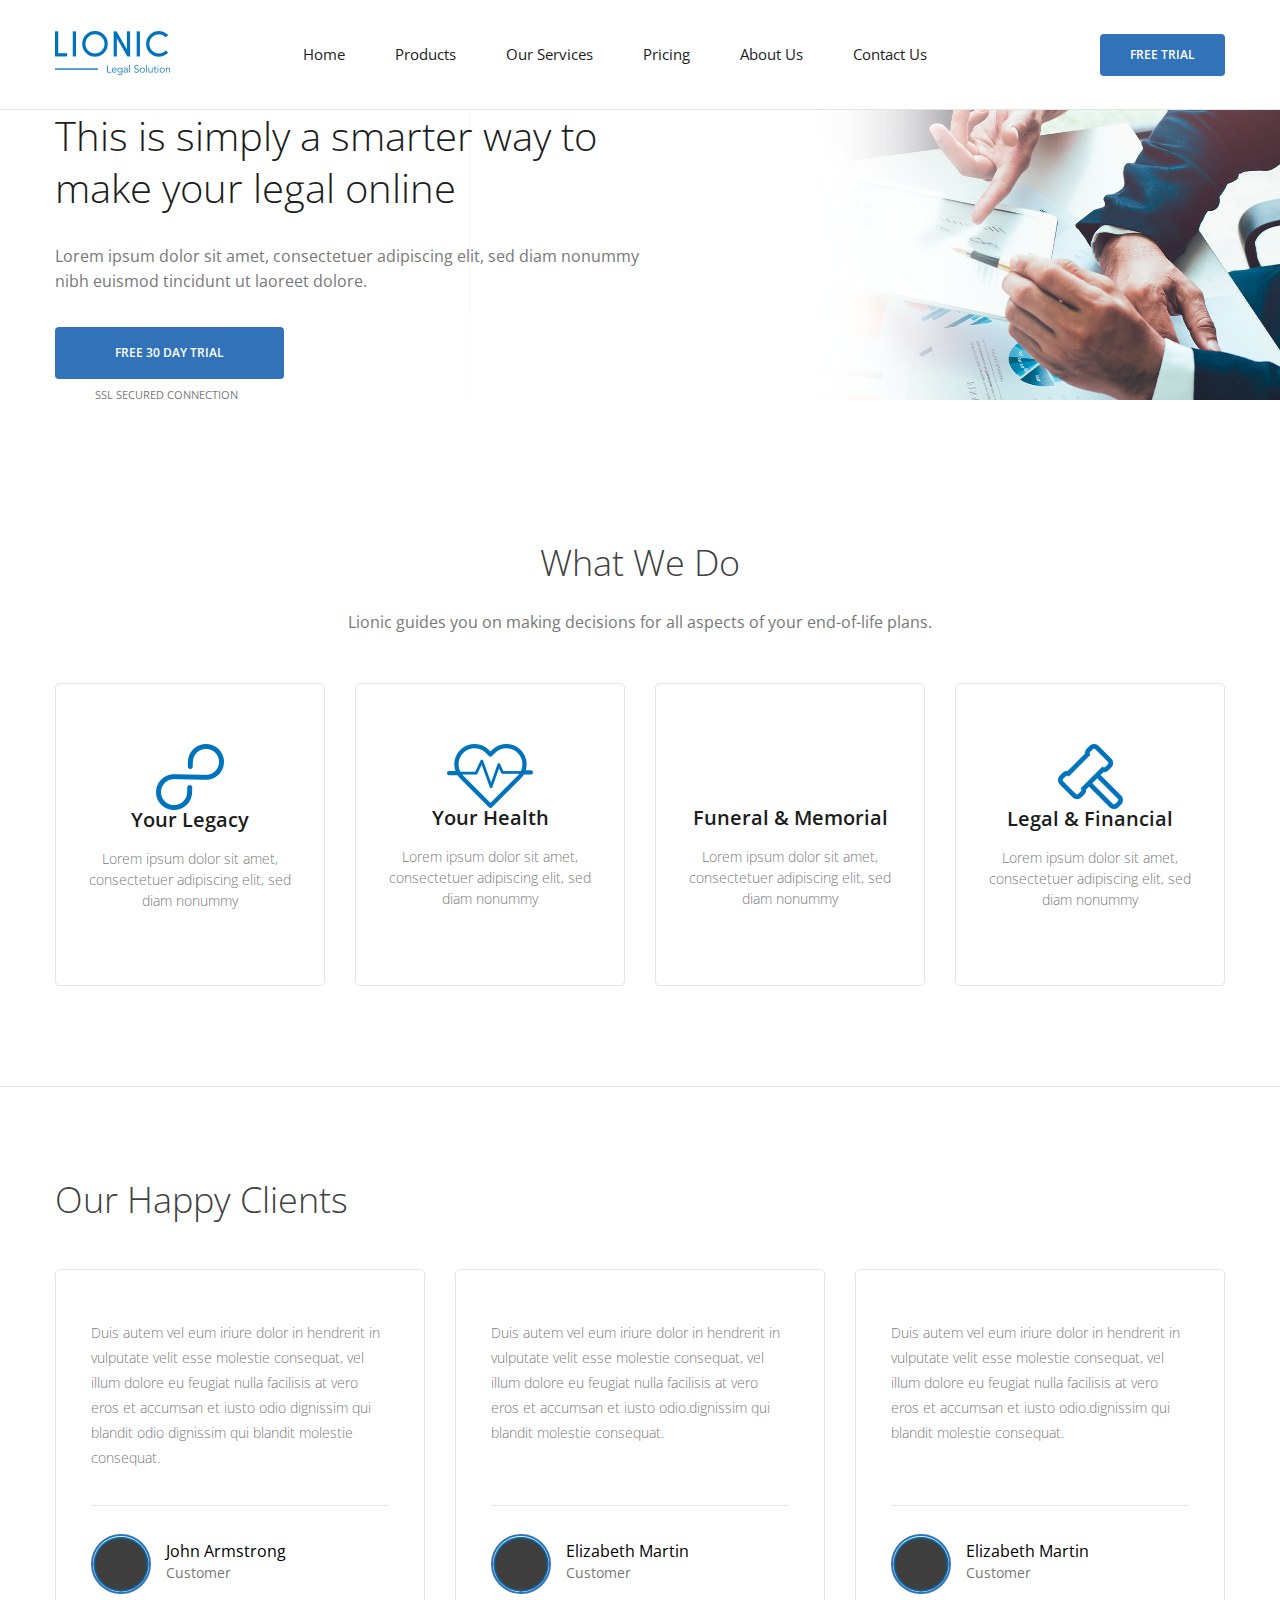
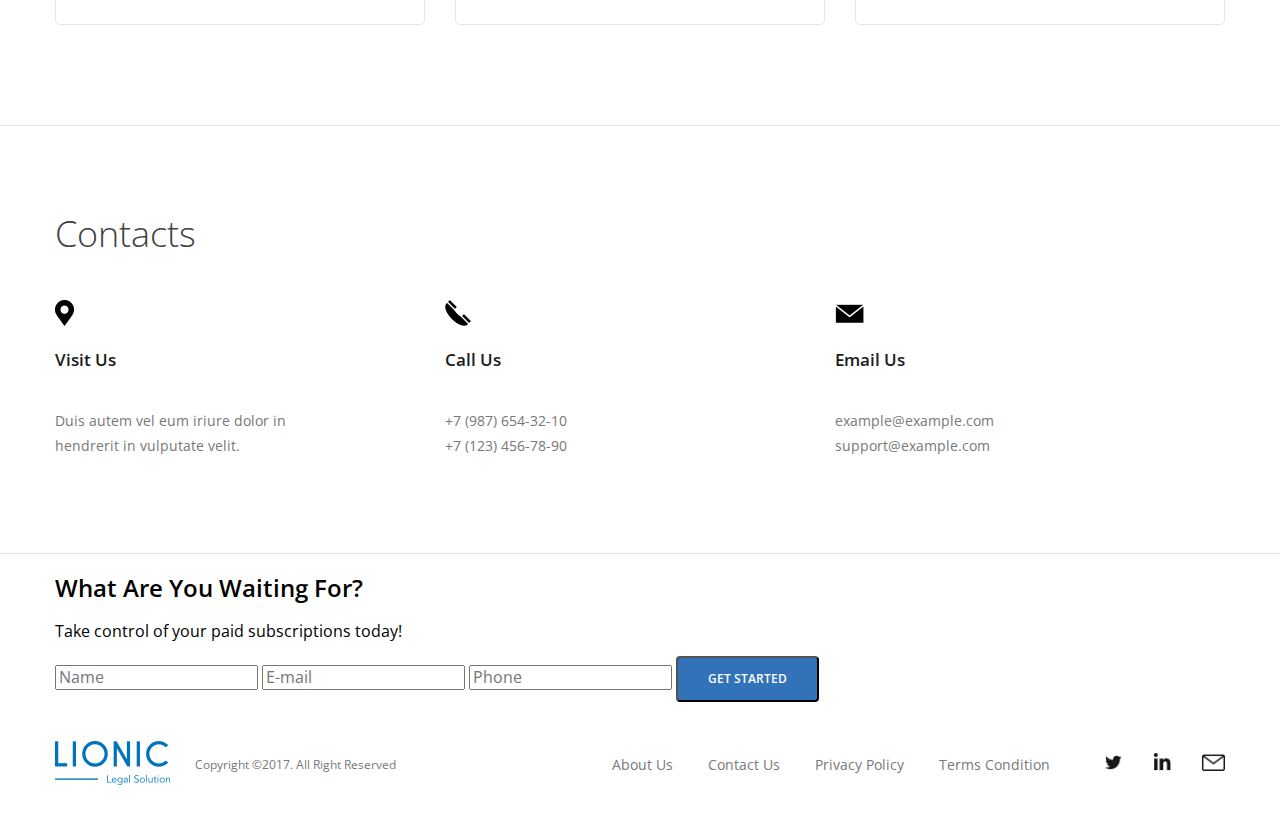
<file: Lionic_landing_page/index.html>
<!DOCTYPE html>
<html lang="en">
	<head>
		<meta charset="UTF-8" />
		<meta name="viewport" content="width=device-width, initial-scale=1.0" />
		<link rel="stylesheet" href="/Lionic_landing_page/css/normalize.css" />
		<link rel="stylesheet" href="/Lionic_landing_page/css/style.css" />
		<title>Lionic</title>
	</head>
	<body>
		<header class="header">
			<div class="container header_container">
				<a href="#" class="logo"
					><img src="/Lionic_landing_page/img/Logo.png" alt="" class="logo_img"
				/></a>
				<nav class="nav">
					<ul class="nav_list">
						<li class="nav_item"><a href="" class="nav_link">Home</a></li>

						<li class="nav_item"><a href="" class="nav_link">Products</a></li>

						<li class="nav_item">
							<a href="" class="nav_link">Our Services</a>
						</li>

						<li class="nav_item"><a href="" class="nav_link">Pricing</a></li>

						<li class="nav_item"><a href="" class="nav_link">About Us</a></li>

						<li class="nav_item"><a href="" class="nav_link">Contact Us</a></li>
					</ul>
				</nav>
				<a href="" class="btn header_btn">FREE TRIAL</a>
			</div>
		</header>
		<main>
			<section class="section_hero">
				<div class="container hero_contaner">
					<div class="hero_content">
						<h1 class="section_hero_heading">
							This is simply a smarter way to make your legal online
						</h1>
						<p class="section_hero_description">
							Lorem ipsum dolor sit amet, consectetuer adipiscing elit, sed diam
							nonummy nibh euismod tincidunt ut laoreet dolore.
						</p>

						<a href="" class="btn btn_big">FREE 30 DAY TRIAL</a>

						<div class="section_hero_btn_description">
							<span class="section_hero_ssl_icon"></span>
							SSL secured connection
						</div>
					</div>
				</div>
			</section>

			<section class="section_do">
				<div class="container">
					<h2 class="section_heading text_center">What We Do</h2>
					<p class="section_description text_center">
						Lionic guides you on making decisions for all aspects of your
						end-of-life plans.
					</p>
					<ul class="section_do_list">
						<li class="section_do_item">
							<img src="/Lionic_landing_page/img/icon.png" alt="icon" />
							<strong class="section_do_item_heading">Your Legacy</strong>
							<p class="section_do_item_description">
								Lorem ipsum dolor sit amet, consectetuer adipiscing elit, sed
								diam nonummy
							</p>
						</li>
						<li class="section_do_item">
							<img src="/Lionic_landing_page/img/icon2.png" alt="icon" />
							<strong class="section_do_item_heading">Your Health</strong>
							<p class="section_do_item_description">
								Lorem ipsum dolor sit amet, consectetuer adipiscing elit, sed
								diam nonummy
							</p>
						</li>
						<li class="section_do_item">
							<img src="/Lionic_landing_page/img/icon3.png" alt="icon" />
							<strong class="section_do_item_heading"
								>Funeral & Memorial</strong
							>
							<p class="section_do_item_description">
								Lorem ipsum dolor sit amet, consectetuer adipiscing elit, sed
								diam nonummy
							</p>
						</li>
						<li class="section_do_item">
							<img src="/Lionic_landing_page/img/icon4.png" alt="icon" />
							<strong class="section_do_item_heading">Legal & Financial</strong>
							<p class="section_do_item_description">
								Lorem ipsum dolor sit amet, consectetuer adipiscing elit, sed
								diam nonummy
							</p>
						</li>
					</ul>
				</div>
			</section>

			<section class="section_clients">
				<div class="container">
					<h2 class="section_heading section_clients_heading">
						Our Happy Clients
					</h2>
					<ul class="section_clients_list">
						<li class="section_clients_list_item">
							<p class="section_clients_testimonial">
								Duis autem vel eum iriure dolor in hendrerit in vulputate velit
								esse molestie consequat, vel illum dolore eu feugiat nulla
								facilisis at vero eros et accumsan et iusto odio dignissim qui
								blandit odio dignissim qui blandit molestie consequat.
							</p>
							<div class="section_clients_user">
								<img
									src="/Lionic_landing_page/img/Place your image here.png"
									alt="Place your image here"
									class="section_clients_avatar"
								/>
								<div class="section_clients_user_info">
									<div class="section_clients_username">John Armstrong</div>
									<div class="section_clients_user_description">Customer</div>
								</div>
							</div>
						</li>
						<li class="section_clients_list_item">
							<p class="section_clients_testimonial">
								Duis autem vel eum iriure dolor in hendrerit in vulputate velit
								esse molestie consequat, vel illum dolore eu feugiat nulla
								facilisis at vero eros et accumsan et iusto odio.dignissim qui
								blandit molestie consequat.
							</p>
							<div class="section_clients_user">
								<img
									src="/Lionic_landing_page/img/Place your image here2.png"
									alt="Place your image here"
									class="section_clients_avatar"
								/>
								<div class="section_clients_user_info">
									<div class="section_clients_username">Elizabeth Martin</div>
									<div class="section_clients_user_description">Customer</div>
								</div>
							</div>
						</li>
						<li class="section_clients_list_item">
							<p class="section_clients_testimonial">
								Duis autem vel eum iriure dolor in hendrerit in vulputate velit
								esse molestie consequat, vel illum dolore eu feugiat nulla
								facilisis at vero eros et accumsan et iusto odio.dignissim qui
								blandit molestie consequat.
							</p>
							<div class="section_clients_user">
								<img
									src="/Lionic_landing_page/img/Place your image here3.png"
									alt="Place your image here"
									class="section_clients_avatar"
								/>
								<div class="section_clients_user_info">
									<div class="section_clients_username">Elizabeth Martin</div>
									<div class="section_clients_user_description">Customer</div>
								</div>
							</div>
						</li>
					</ul>
				</div>
			</section>

			<section class="section_contacts">
				<div class="container">
					<h2 class="section_heading">Contacts</h2>
					<ul class="section_contacts_list">
						<li class="section_contacts_list_item">
							<span
								class="section_contacts_item section_contacts_item_gps"
							></span>
							<strong class="section_contacts_heading">Visit Us</strong>
							<div class="section_contacts_info">
								Duis autem vel eum iriure dolor in hendrerit in vulputate velit.
							</div>
						</li>
						<li class="section_contacts_list_item">
							<span
								class="section_contacts_item section_contacts_item_phone"
							></span>
							<strong class="section_contacts_heading">Call Us</strong>
							<div class="section_contacts_info">
								<a href="tel:+79876543210" class="section_contacts_link"
									>+7 (987) 654-32-10</a
								>
								<br />
								<a href="tel:+71234567890" class="section_contacts_link"
									>+7 (123) 456-78-90</a
								>
							</div>
						</li>
						<li class="section_contacts_list_item">
							<span
								class="section_contacts_item section_contacts_item_mail"
							></span>
							<strong class="section_contacts_heading">Email Us</strong>
							<div class="section_contacts_info">
								<a
									href="mailto:example@example.com"
									class="section_contacts_link"
									>example@example.com</a
								>
								<br />
								<a
									href="mailto:support@example.com"
									class="section_contacts_link"
									>support@example.com</a
								>
							</div>
						</li>
					</ul>
				</div>
			</section>

			<section class="section_form">
				<div class="container form_container">
					<h2 class="section_title form_title">What Are You Waiting For?</h2>
					<p class="form_description">
						Take control of your paid subscriptions today!
					</p>
					<form
						action="https://jsonplaceholder.typicode.com/posts"
						autocomplete
						method="post"
						class="form"
					>
						<input type="text" name="name" placeholder="Name" class="input" />
						<input
							type="email"
							name="email"
							placeholder="E-mail"
							class="input"
						/>
						<input type="tel" name="phone" placeholder="Phone" class="input" />
						<button type="submit" class="btn btn_submit">GET STARTED</button>
					</form>
				</div>
			</section>
		</main>

		<footer class="footer">
			<div class="container footer_container">
				<div class="footer_left">
					<a href="#" class="footer_logo"
						><img
							src="/Lionic_landing_page/img/Logo.png"
							alt=""
							class="footer_logo_img"
					/></a>
					<small class="footer_copirates"
						>Copyright ©2017. All Right Reserved</small
					>
				</div>
				<div class="footer_right">
					<nav class="footer_nav">
						<ul class="footer_nav_list">
							<li class="footer_nav_item">
								<a href="" class="footer_nav_link">About Us</a>
							</li>
							<li class="footer_nav_item">
								<a href="" class="footer_nav_link">Contact Us</a>
							</li>
							<li class="footer_nav_item">
								<a href="" class="footer_nav_link">Privacy Policy</a>
							</li>
							<li class="footer_nav_item">
								<a href="" class="footer_nav_link">Terms Condition</a>
							</li>
						</ul>
					</nav>
					<ul class="footer_social_list">
						<li class="footer_social_item">
							<a href="" class="footer_social_link"
								><span
									class="footer_social_icon footer_social_icon_twitter"
								></span
							></a>
						</li>
						<li class="footer_social_item">
							<a href="" class="footer_social_link"
								><span
									class="footer_social_icon footer_social_icon_linkedin"
								></span
							></a>
						</li>
						<li class="footer_social_item">
							<a href="" class="footer_social_link"
								><span
									class="footer_social_icon footer_social_icon_email"
								></span
							></a>
						</li>
					</ul>
				</div>
			</div>
		</footer>
	</body>
</html>
</file>
<file: Lionic_landing_page/css/style.css>
/* open-sans-300 - cyrillic_latin */
@font-face {
	font-display: swap; /* Check https://developer.mozilla.org/en-US/docs/Web/CSS/@font-face/font-display for other options. */
	font-family: 'Open Sans';
	font-style: normal;
	font-weight: 300;
	src: url('../fonts/open-sans-v40-cyrillic_latin-300.woff2') format('woff2'); /* Chrome 36+, Opera 23+, Firefox 39+, Safari 12+, iOS 10+ */
}
/* open-sans-regular - cyrillic_latin */
@font-face {
	font-display: swap; /* Check https://developer.mozilla.org/en-US/docs/Web/CSS/@font-face/font-display for other options. */
	font-family: 'Open Sans';
	font-style: normal;
	font-weight: 400;
	src: url('../fonts/open-sans-v40-cyrillic_latin-regular.woff2')
		format('woff2'); /* Chrome 36+, Opera 23+, Firefox 39+, Safari 12+, iOS 10+ */
}
/* open-sans-600 - cyrillic_latin */
@font-face {
	font-display: swap; /* Check https://developer.mozilla.org/en-US/docs/Web/CSS/@font-face/font-display for other options. */
	font-family: 'Open Sans';
	font-style: normal;
	font-weight: 600;
	src: url('../fonts/open-sans-v40-cyrillic_latin-600.woff2') format('woff2'); /* Chrome 36+, Opera 23+, Firefox 39+, Safari 12+, iOS 10+ */
}

* {
	box-sizing: border-box;
}
a {
	text-decoration: none;
}
ul {
	margin: 0;
	padding: 0;
	list-style: none;
}
img {
	max-width: 100%;
}
html {
	font-family: 'Open Sans', sans-serif;
}

.container {
	max-width: 1200px;
	margin-right: auto;
	margin-left: auto;
	padding-right: 15px;
	padding-left: 15px;
}
.btn {
	display: inline-block;
	padding: 15px 30px;
	font-size: 12px;
	line-height: 1;
	font-weight: 600;
	text-transform: uppercase;
	color: white;
	background-color: #3172b9;
	border-radius: 4px;
	cursor: pointer;
}
.btn.btn_big {
	padding: 20px 60px;
}
.text_center {
	text-align: center;
}

/*Header*/

.header {
	height: 110px;
	border-bottom: 1px solid #e4e4e4;
}
.header_container {
	display: flex;
	align-items: center;
	justify-content: space-between;
	height: 100%;
}

.nav_list {
	display: flex;
	margin: auto;
}
.nav_item {
	font-size: 15px;
	line-height: 1;
}
.nav_link {
	color: #1c1c1c;
}
.nav_item.is-active .nav_link {
	color: #3172b9;
}
.nav_list .nav_item:not(:last-child) {
	margin-right: 50px;
}
.header_btn {
	margin-left: 40px;
}

/*Main*/
.section_hero {
	background: url('/Lionic_landing_page/img/Base.png') right center no-repeat
		white;
	background-size: contain;
}
.hero_container {
	padding-top: 120px;
	padding-bottom: 130px;
}
.hero_content {
	max-width: 50%;
}
.section_hero_heading {
	font-size: 40px;
	line-height: 52px;
	font-weight: 300;
	margin-top: 0px;
	margin-bottom: 30px;
	color: #1c1c1c;
}

.section_hero_description {
	font-size: 16px;
	line-height: 25px;
	color: #787878;
	margin-bottom: 33px;
}
.section_hero_btn_description {
	margin-top: 10px;
	margin-left: 40px;
	font-size: 11px;
	line-height: 1;
	text-transform: uppercase;
	color: #787878;
}
.section_hero_ssl_icon {
	/* width: 13px;
	height: 17px; */
	background: url('/Lionic_landing_page/img/Shield-icon.png') no-repeat
		transparent;
	/* background-size: contain; */
}
/* Main section what we do */

.section_do {
	padding-top: 140px;
	padding-bottom: 100px;
	border-bottom: 1px solid #e4e4e4;
}
.section_heading {
	margin-top: 0px;
	margin-bottom: 25px;
	font-size: 36px;
	line-height: 1.3;
	font-weight: 300;
	color: #414141;
}
.section_description {
	margin-top: 0px;
	font-size: 16px;
	line-height: 1.31;
	color: #787878;
}
.section_do_list {
	display: flex;
	margin-top: 50px;
}
.section_do_item {
	flex: 1 1 25%;
	display: flex;
	flex-direction: column;
	align-items: center;
	padding: 60px 30px;
	border: 1px solid #e4e4e4;
	border-radius: 5px;
}
.section_do_item_heading {
	margin-bottom: 18px;
	font-size: 20px;
	line-height: 1;
	font-weight: 600;
	color: #1c1c1c;
}
.section_do_item:not(:last-child) {
	margin-right: 30px;
}
.section_do_item_description {
	margin-top: 0px;
	font-size: 14px;
	line-height: 21px;
	font-weight: 300;
	text-align: center;
	color: #787878;
}

/* Main Our Happy Clients */

.section_clients {
	padding-top: 90px;
	padding-bottom: 100px;
	border-bottom: 1px solid #e4e4e4;
}
.section_clients_heading {
	margin-bottom: 45px;
}
.section_clients_list {
	display: flex;
}
.section_clients_list_item {
	flex: 1 1 33.33%;
	display: flex;
	flex-direction: column;
	justify-content: space-between;
	padding: 50px 35px 30px;
	border: 1px solid #e4e4e4;
	border-radius: 5px;
}
.section_clients_list_item:not(:last-child) {
	margin-right: 30px;
}
.section_clients_testimonial {
	margin-top: 0px;
	margin-bottom: 35px;
	font-size: 14px;
	line-height: 25px;
	font-weight: 300;
	color: #787878;
}
.section_clients_user {
	display: flex;
	align-items: center;
	padding-top: 28px;
	border-top: 1px solid #e9e9e9;
}
.section_clients_avatar {
	width: 60px;
	height: 60px;
	margin-right: 15px;
	border: 2px solid #3172b9;
	border-radius: 50%;
}
.ection_clients_username {
	font-size: 17px;
	line-height: 25px;
	font-weight: 600;
	color: #1c1c1c;
}

.section_clients_user_description {
	font-size: 14px;
	line-height: 25px;
	color: #787878;
}

/* Main section contacts */

.section_contacts {
	padding-top: 85px;
	padding-bottom: 95px;
	border-bottom: 1px solid #e4e4e4;
}
.section_contacts_list {
	display: flex;
	margin-top: 43px;
}
.section_contacts_list_item {
	flex: 1 1 33.33%;
}
.section_contacts_info {
	max-width: 250px;
}
.section_contacts_item {
	display: block;
	height: 26px;
	margin-bottom: 25px;
	background-repeat: no-repeat;
	background-position: center left;
	background-size: auto 100%;
	background-color: transparent;
}
.section_contacts_item_gps {
	background-image: url('/Lionic_landing_page/img/gps.png');
}
.section_contacts_item_phone {
	background-image: url('/Lionic_landing_page/img/phone.png');
}
.section_contacts_item_mail {
	background-image: url('/Lionic_landing_page/img/mail.png');
	background-size: auto 19px;
}
.section_contacts_heading {
	display: block;
	margin-bottom: 40px;
	font-size: 17px;
	line-height: 1;
	color: #1c1c1c;
}
.section_contacts_info {
	font-size: 14px;
	line-height: 25px;
	color: #787878;
}
.section_contacts_link {
	color: #787878;
}

/* Footer */

.footer {
	height: 125px;
}
.footer_container {
	display: flex;
	align-items: center;
	justify-content: space-between;
	height: 100%;
}
.footer_left,
.footer_right {
	display: flex;
	align-items: center;
}
.footer_logo {
	margin-right: 25px;
}
.footer_copirates {
	font-size: 12px;
	line-height: 17px;
	color: #787878;
}
.footer_nav {
	margin-right: 55px;
}
.footer_nav_list {
	display: flex;
}
.footer_nav_item {
	font-size: 14px;
	line-height: 1;
}
.footer_nav_link {
	color: #787878;
}
.footer_nav_item:not(:last-child) {
	margin-right: 35px;
}
.footer_social_list {
	display: flex;
	align-items: center;
}
.footer_social_item:not(:last-child) {
	margin-right: 30px;
}
.footer_social_icon {
	display: inline-block;
	background-size: contain;
	background-repeat: no-repeat;
	background-color: transparent;
}
.footer_social_icon_twitter {
	width: 18px;
	height: 15px;
	background-image: url('/Lionic_landing_page/img/Twitter.png');
}
.footer_social_icon_linkedin {
	width: 18px;
	height: 19px;
	background-image: url('/Lionic_landing_page/img/Linkedin.png');
}
.footer_social_icon_email {
	width: 24px;
	height: 17px;
	background-image: url('/Lionic_landing_page/img/Email.png');
}
</file>
